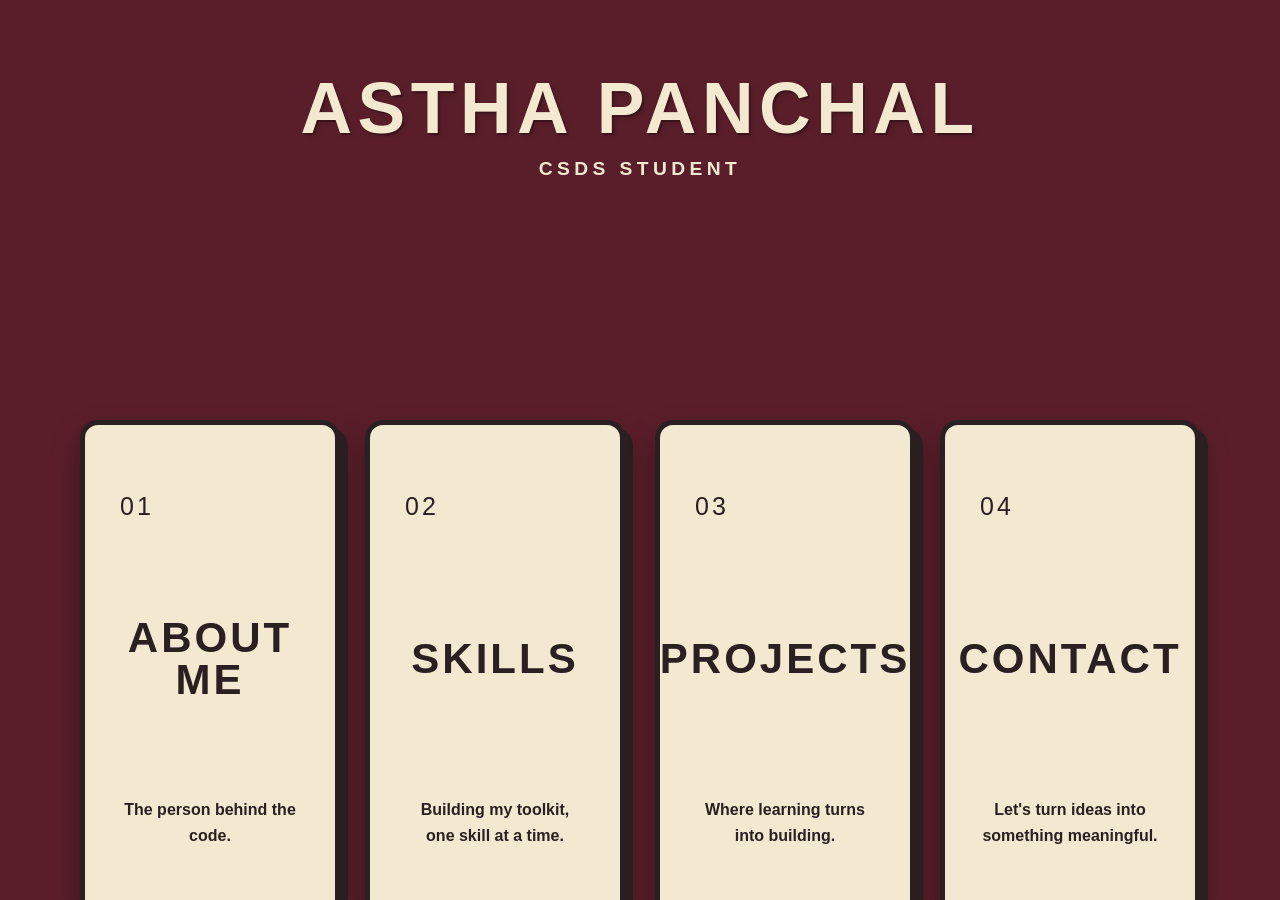
<file: index.html>
<!DOCTYPE html>
<html lang="en">

<head>

    <meta charset="UTF-8">

    <meta name="viewport"
          content="width=device-width, initial-scale=1.0">

    <title>Astha Panchal | Portfolio</title>

    <link rel="stylesheet"
          href="style.css">

</head>


<body>


    <!-- =========================================
         HOME PAGE
    ========================================== -->

    <div class="portfolio">


        <!-- =====================================
             INTRO
        ====================================== -->

        <div class="intro-content">

            <h1 class="name">
                ASTHA PANCHAL
            </h1>

            <p class="subtitle">
                CSDS STUDENT
            </p>

        </div>


        <!-- =====================================
             PLACARDS
        ====================================== -->

        <div class="placards">


            <!-- ABOUT ME -->

            <a href="about.html"
               class="placard placard-about">

                <div class="placard-content">

                    <span class="card-number">
                        01
                    </span>

                    <h2>
                        ABOUT ME
                    </h2>

                    <p>
                        The person behind the code.
                    </p>

                </div>

            </a>


            <!-- SKILLS -->

            <a href="skills.html"
               class="placard placard-skills">

                <div class="placard-content">

                    <span class="card-number">
                        02
                    </span>

                    <h2>
                        SKILLS
                    </h2>

                    <p>
                        Building my toolkit,
                        one skill at a time.
                    </p>

                </div>

            </a>


            <!-- PROJECTS -->

            <a href="projects.html"
               class="placard placard-projects">

                <div class="placard-content">

                    <span class="card-number">
                        03
                    </span>

                    <h2>
                        PROJECTS
                    </h2>

                    <p>
                        Where learning
                        turns into building.
                    </p>

                </div>

            </a>


            <!-- CONTACT -->

            <a href="contact.html"
               class="placard placard-contact">

                <div class="placard-content">

                    <span class="card-number">
                        04
                    </span>

                    <h2>
                        CONTACT
                    </h2>

                    <p>
                        Let's turn ideas into
                        something meaningful.
                    </p>

                </div>

            </a>


        </div>

    </div>


    <!-- =========================================
         RETURNING HOME CHECK
    ========================================== -->

    <script>

        const urlParams =
            new URLSearchParams(window.location.search);


        if (urlParams.get("return") === "true") {

            document.body.classList.add("returning");

        }

    </script>


</body>

</html>
</file>
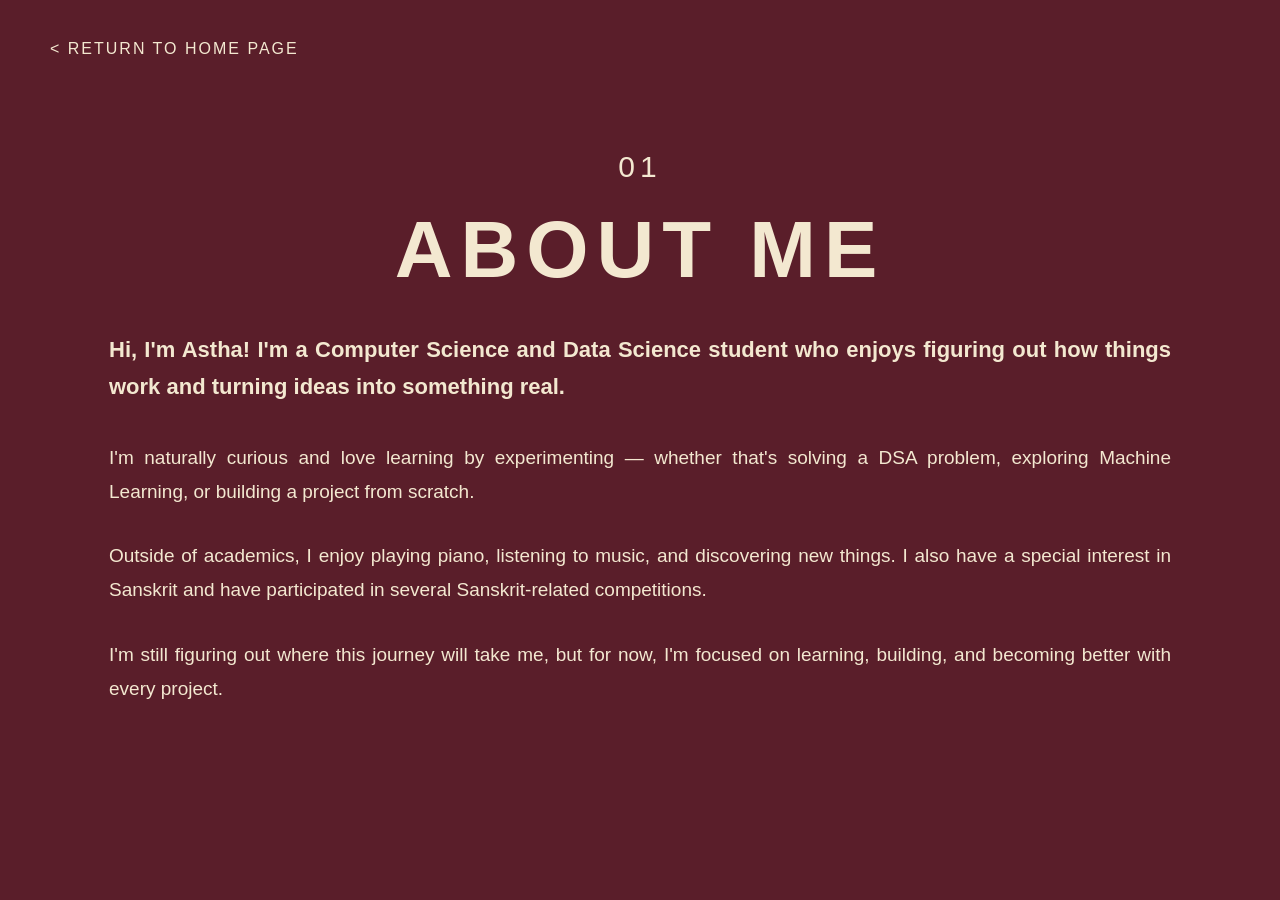
<file: about.html>
<!DOCTYPE html>
<html lang="en">

<head>

    <meta charset="UTF-8">

    <meta name="viewport"
          content="width=device-width, initial-scale=1.0">

    <title>About Me | Astha Panchal</title>

    <link rel="stylesheet"
          href="style.css">

</head>


<body>


    <div class="section-page about-page">


        <!-- =====================================
             RETURN HOME
        ====================================== -->

        <a href="index.html?return=true"
           class="return-home">

            &lt; RETURN TO HOME PAGE

        </a>


        <!-- =====================================
             ABOUT CONTENT
        ====================================== -->

        <div class="section-content">


            <span class="section-number">
                01
            </span>


            <h1>
                ABOUT ME
            </h1>


            <div class="about-text">


                <p class="about-intro">

                    Hi, I'm Astha! I'm a Computer Science
                    and Data Science student who enjoys
                    figuring out how things work and
                    turning ideas into something real.

                </p>


                <p>

                    I'm naturally curious and love learning
                    by experimenting — whether that's
                    solving a DSA problem, exploring
                    Machine Learning, or building a
                    project from scratch.

                </p>


                <p>

                    Outside of academics, I enjoy playing
                    piano, listening to music, and
                    discovering new things. I also have a
                    special interest in Sanskrit and have
                    participated in several
                    Sanskrit-related competitions.

                </p>


                <p>

                    I'm still figuring out where this
                    journey will take me, but for now,
                    I'm focused on learning, building,
                    and becoming better with every project.

                </p>


            </div>

        </div>

    </div>


</body>

</html>
</file>
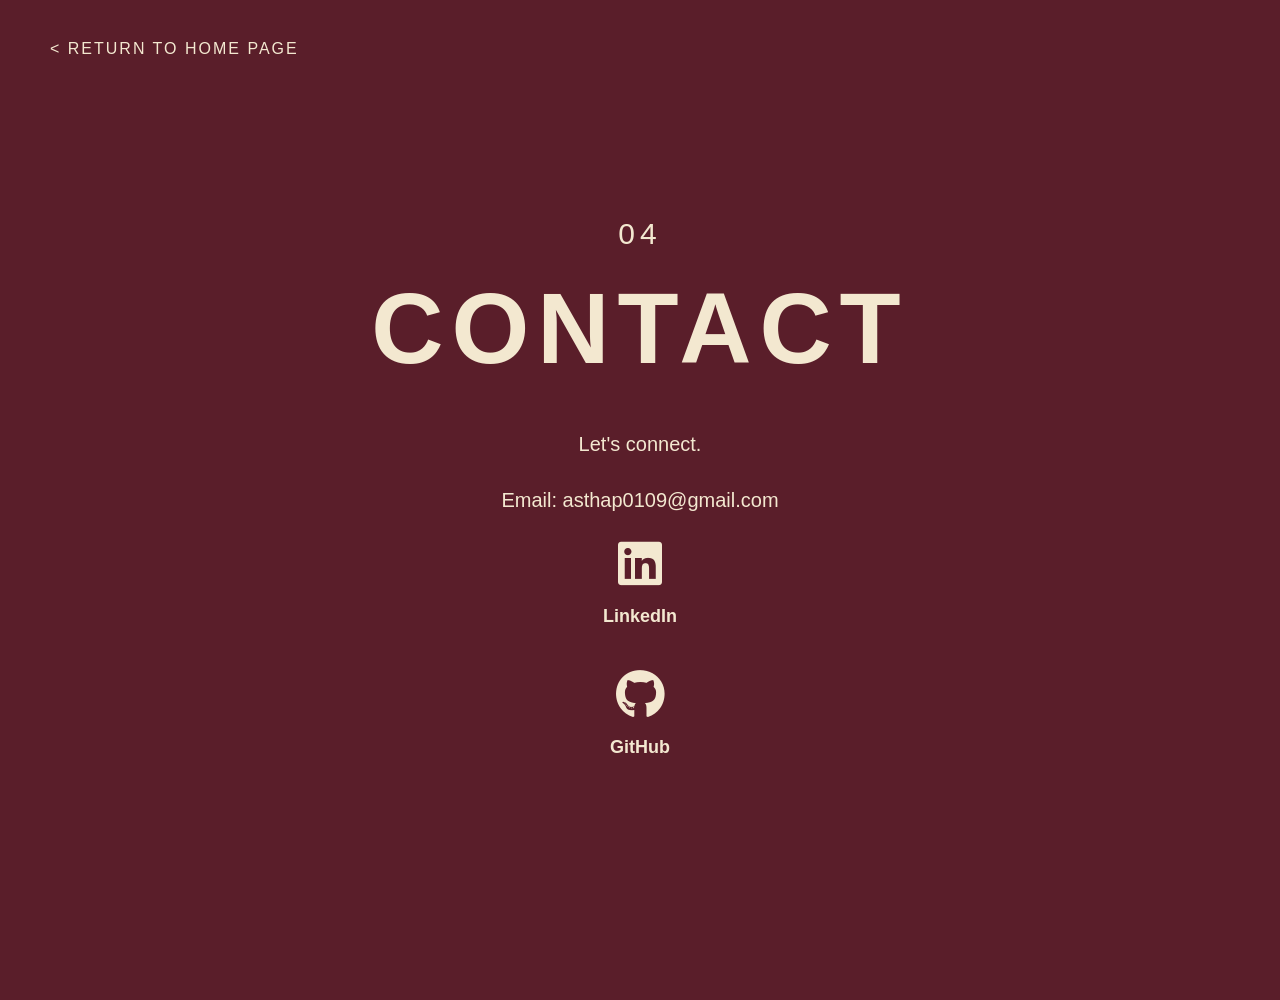
<file: contact.html>
<!DOCTYPE html>
<html lang="en">

<head>

    <meta charset="UTF-8">

    <meta name="viewport"
          content="width=device-width, initial-scale=1.0">

    <title>Contact | Astha Panchal</title>

    <link rel="stylesheet" href="style.css">
    <link rel="stylesheet"
      href="https://cdnjs.cloudflare.com/ajax/libs/font-awesome/6.5.2/css/all.min.css">

</head>


<body>


    <div class="section-page">


        <a href="index.html?return=true"
           class="return-home">

            &lt; RETURN TO HOME PAGE

        </a>



        <div class="section-content">

            <span class="section-number">
                04
            </span>

            <h1>
                CONTACT
            </h1>


            <p>
                Let's connect.
            </p>


            <p>
                Email:
                asthap0109@gmail.com
            </p>


            <p>
                <a href="https://www.linkedin.com/in/astha-panchal-9b8608396" target="_blank" class="social-link">
                    <i class="fa-brands fa-linkedin"></i> <span>LinkedIn</span>
                </a>
                <br>
                <a href="https://github.com/AsthaPanchal0109" target="_blank" class="social-link"> 
                    <i class="fa-brands fa-github"></i><span>GitHub</span>
                </a>
            </p>


        </div>


    </div>


</body>

</html>
</file>
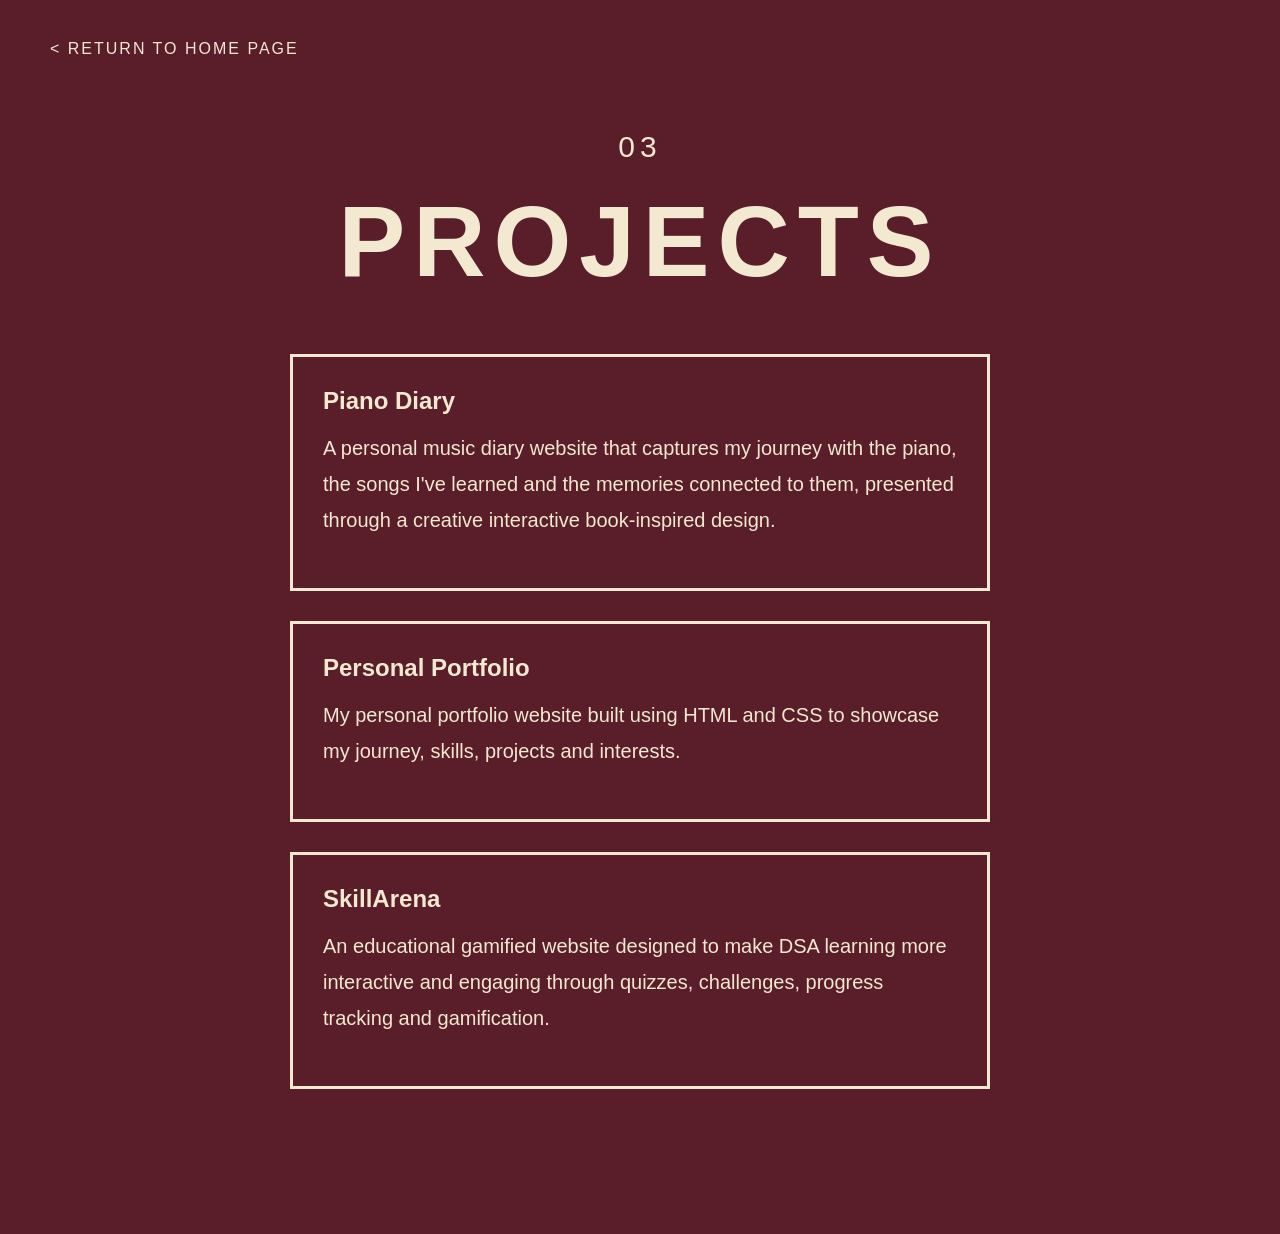
<file: projects.html>
<!DOCTYPE html>
<html lang="en">

<head>

    <meta charset="UTF-8">

    <meta name="viewport"
          content="width=device-width, initial-scale=1.0">

    <title>Projects | Astha Panchal</title>

    <link rel="stylesheet"
          href="style.css">

</head>


<body>


    <div class="section-page projects-page">


        <!-- =====================================
             RETURN HOME
        ====================================== -->

        <a href="index.html?return=true"
           class="return-home">

            &lt; RETURN TO HOME PAGE

        </a>


        <!-- =====================================
             PROJECT CONTENT
        ====================================== -->

        <div class="section-content">


            <span class="section-number">
                03
            </span>


            <h1>
                PROJECTS
            </h1>


            <!-- PIANO DIARY -->

            <div class="project">

                <h2>
                    Piano Diary
                </h2>

                <p>
                    A personal music diary website that captures
                    my journey with the piano, the songs I've
                    learned and the memories connected to them,
                    presented through a creative interactive
                    book-inspired design.
                </p>

            </div>


            <!-- PERSONAL PORTFOLIO -->

            <div class="project">

                <h2>
                    Personal Portfolio
                </h2>

                <p>
                    My personal portfolio website built using
                    HTML and CSS to showcase my journey,
                    skills, projects and interests.
                </p>

            </div>


            <!-- SKILLARENA -->

            <div class="project">

                <h2>
                    SkillArena
                </h2>

                <p>
                    An educational gamified website designed
                    to make DSA learning more interactive and
                    engaging through quizzes, challenges,
                    progress tracking and gamification.
                </p>

            </div>


        </div>

    </div>


</body>

</html>
</file>
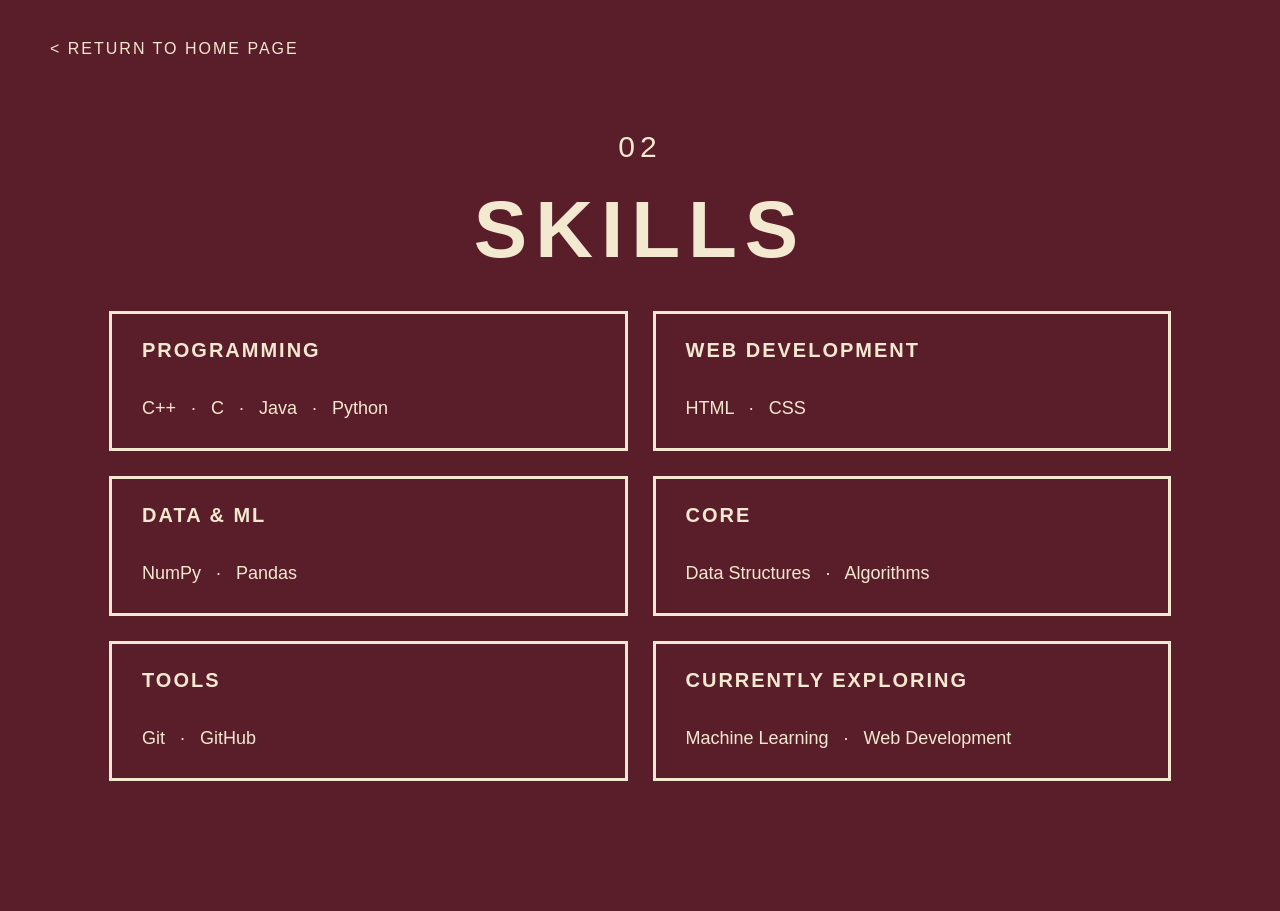
<file: skills.html>
<!DOCTYPE html>
<html lang="en">

<head>

    <meta charset="UTF-8">

    <meta name="viewport"
          content="width=device-width, initial-scale=1.0">

    <title>Skills | Astha Panchal</title>

    <link rel="stylesheet"
          href="style.css">

</head>


<body>


    <div class="section-page skills-page">


        <!-- =====================================
             RETURN HOME
        ====================================== -->

        <a href="index.html?return=true"
           class="return-home">

            &lt; RETURN TO HOME PAGE

        </a>


        <!-- =====================================
             SKILLS CONTENT
        ====================================== -->

        <div class="section-content">


            <span class="section-number">
                02
            </span>


            <h1>
                SKILLS
            </h1>


            <div class="skills-grid">


                <!-- PROGRAMMING -->

                <div class="skill-box">

                    <h2>
                        PROGRAMMING
                    </h2>

                    <p>
                        C++ &nbsp; · &nbsp; C &nbsp; · &nbsp;
                        Java &nbsp; · &nbsp; Python
                    </p>

                </div>


                <!-- WEB DEVELOPMENT -->

                <div class="skill-box">

                    <h2>
                        WEB DEVELOPMENT
                    </h2>

                    <p>
                        HTML &nbsp; · &nbsp; CSS
                    </p>

                </div>


                <!-- DATA & ML -->

                <div class="skill-box">

                    <h2>
                        DATA & ML
                    </h2>

                    <p>
                        NumPy &nbsp; · &nbsp; Pandas
                    </p>

                </div>


                <!-- CORE -->

                <div class="skill-box">

                    <h2>
                        CORE
                    </h2>

                    <p>
                        Data Structures &nbsp; · &nbsp; Algorithms
                    </p>

                </div>


                <!-- TOOLS -->

                <div class="skill-box">

                    <h2>
                        TOOLS
                    </h2>

                    <p>
                        Git &nbsp; · &nbsp; GitHub
                    </p>

                </div>


                <!-- CURRENTLY EXPLORING -->

                <div class="skill-box">

                    <h2>
                        CURRENTLY EXPLORING
                    </h2>

                    <p>
                        Machine Learning &nbsp; · &nbsp;
                        Web Development
                    </p>

                </div>


            </div>

        </div>

    </div>


</body>

</html>
</file>
<file: style.css>
/* ==================================================
   BASIC RESET
================================================== */

* {

    margin: 0;

    padding: 0;

    box-sizing: border-box;

}


/* ==================================================
   BODY
================================================== */

body {

    background-color: #5A1E2A;

    color: #F3E8D0;

    min-height: 100vh;

    overflow-x: hidden;

    font-family: Arial, sans-serif;

}


/* ==================================================
   LINKS
================================================== */

a {

    text-decoration: none;

    color: inherit;

}


/* ==================================================
   HOME PAGE
================================================== */

.portfolio {

    height: 100vh;

    width: 100%;

    position: relative;

    overflow: hidden;

}


/* ==================================================
   INTRO CONTENT
================================================== */

.intro-content {

    position: absolute;

    top: 50%;

    left: 50%;

    transform:
        translate(-50%, -50%)
        scale(0.02);

    opacity: 0;

    display: flex;

    flex-direction: column;

    align-items: center;

    justify-content: center;

    transform-origin: center;

    animation:
        zoomIn 4s ease-in-out forwards,
        moveTextUp 1.2s ease-in-out 4.5s forwards;

}


/* ==================================================
   NAME
================================================== */

.name {

    font-family:
        Impact,
        "Arial Black",
        sans-serif;

    font-size: 130px;

    font-weight: 900;

    color: #F3E8D0;

    letter-spacing: 10px;

    line-height: 1;

    white-space: nowrap;

    text-shadow:
        3px 3px 0px rgba(0, 0, 0, 0.25),
        6px 6px 10px rgba(0, 0, 0, 0.15);

}


/* ==================================================
   SUBTITLE
================================================== */

.subtitle {

    font-family:
        "Arial Black",
        sans-serif;

    font-size: 35px;

    font-weight: 800;

    color: #F3E8D0;

    letter-spacing: 8px;

    margin-top: 25px;

    opacity: 0;

    animation:
        subtitleAppear 4s ease-in-out forwards;

}


/* ==================================================
   ZOOM ANIMATION
================================================== */

@keyframes zoomIn {

    0% {

        transform:
            translate(-50%, -50%)
            scale(0.1);

        opacity: 0;

    }


    100% {

        transform:
            translate(-50%, -50%)
            scale(1);

        opacity: 1;

    }

}


/* ==================================================
   SUBTITLE ANIMATION
================================================== */

@keyframes subtitleAppear {

    0% {

        opacity: 0;

        transform: scale(0.02);

    }


    20% {

        opacity: 1;

        transform: scale(0.2);

    }


    55% {

        opacity: 1;

        transform: scale(0.8);

    }


    100% {

        opacity: 1;

        transform: scale(1);

    }

}


/* ==================================================
   MOVE TEXT UP
================================================== */

@keyframes moveTextUp {

    0% {

        top: 50%;

        transform:
            translate(-50%, -50%)
            scale(1);

    }


    100% {

        top: 14%;

        transform:
            translate(-50%, -50%)
            scale(0.55);

    }

}


/* ==================================================
   PLACARDS CONTAINER
================================================== */

.placards {

    position: absolute;

    left: 50%;

    bottom: 0;

    width: 100%;

    height: 75%;

    transform: translateX(-50%);

    display: flex;

    justify-content: center;

    align-items: flex-end;

}


/* ==================================================
   BASIC PLACARD
================================================== */

.placard {

    position: absolute;

    width: 260px;

    height: 500px;

    bottom: -600px;

    background-color: #F3E8D0;

    border: 5px solid #2A2022;

    border-radius: 18px;

    color: #2A2022;

    display: flex;

    justify-content: center;

    align-items: center;

    cursor: pointer;

    box-shadow:
        8px 8px 0px #2A2022,
        0px 15px 30px rgba(0, 0, 0, 0.3);

    opacity: 0;

}


/* ==================================================
   PLACARD CONTENT
================================================== */

.placard-content {

    width: 80%;

    height: 85%;

    display: flex;

    flex-direction: column;

    justify-content: space-between;

    align-items: center;

    text-align: center;

    padding: 30px 10px;

}


/* ==================================================
   CARD NUMBER
================================================== */

.card-number {

    font-family:
        Impact,
        "Arial Black",
        sans-serif;

    font-size: 25px;

    letter-spacing: 3px;

    align-self: flex-start;

}


/* ==================================================
   CARD TITLE
================================================== */

.placard h2 {

    font-family:
        Impact,
        "Arial Black",
        sans-serif;

    font-size: 42px;

    letter-spacing: 3px;

    line-height: 1;

}


/* ==================================================
   CARD DESCRIPTION
================================================== */

.placard p {

    font-size: 16px;

    line-height: 1.6;

    font-weight: 600;

    max-width: 190px;

}


/* ==================================================
   CARD HOVER
================================================== */

.placard:hover {

    box-shadow:
        12px 12px 0px #2A2022,
        0px 20px 35px rgba(0, 0, 0, 0.35);

    filter: brightness(1.05);

}


/* ==================================================
   ABOUT CARD
================================================== */

.placard-about {

    z-index: 1;

    animation:
        riseAbout 1.4s ease-out 4.8s forwards;

}


/* ==================================================
   SKILLS CARD
================================================== */

.placard-skills {

    z-index: 2;

    animation:
        riseSkills 1.4s ease-out 5s forwards;

}


/* ==================================================
   PROJECTS CARD
================================================== */

.placard-projects {

    z-index: 3;

    animation:
        riseProjects 1.4s ease-out 5.2s forwards;

}


/* ==================================================
   CONTACT CARD
================================================== */

.placard-contact {

    z-index: 4;

    animation:
        riseContact 1.4s ease-out 5.4s forwards;

}


/* ==================================================
   ABOUT CARD ANIMATION
================================================== */

@keyframes riseAbout {

    0% {

        bottom: -600px;

        opacity: 0;

        transform:
            translateX(0);

    }


    60% {

        opacity: 1;

    }


    100% {

        bottom: -20px;

        opacity: 1;

        transform:
            translateX(-430px);

    }

}


/* ==================================================
   SKILLS CARD ANIMATION
================================================== */

@keyframes riseSkills {

    0% {

        bottom: -600px;

        opacity: 0;

        transform:
            translateX(0);

    }


    60% {

        opacity: 1;

    }


    100% {

        bottom: -20px;

        opacity: 1;

        transform:
            translateX(-145px);

    }

}


/* ==================================================
   PROJECTS CARD ANIMATION
================================================== */

@keyframes riseProjects {

    0% {

        bottom: -600px;

        opacity: 0;

        transform:
            translateX(0);

    }


    60% {

        opacity: 1;

    }


    100% {

        bottom: -20px;

        opacity: 1;

        transform:
            translateX(145px);

    }

}


/* ==================================================
   CONTACT CARD ANIMATION
================================================== */

@keyframes riseContact {

    0% {

        bottom: -600px;

        opacity: 0;

        transform:
            translateX(0);

    }


    60% {

        opacity: 1;

    }


    100% {

        bottom: -20px;

        opacity: 1;

        transform:
            translateX(430px);

    }

}


/* ==================================================
   SECTION PAGES
================================================== */

.section-page {

    min-height: 100vh;

    width: 100%;

    background-color: #5A1E2A;

    color: #F3E8D0;

    position: relative;

    padding: 50px;

}


/* ==================================================
   RETURN HOME
================================================== */

.return-home {

    position: absolute;

    top: 40px;

    left: 50px;

    color: #F3E8D0;

    font-family:
        "Arial Black",
        sans-serif;

    font-size: 16px;

    letter-spacing: 2px;

    transition:
        opacity 0.3s ease;

    z-index: 10;

}


.return-home:hover {

    opacity: 0.6;

}


/* ==================================================
   SECTION CONTENT
================================================== */

.section-content {

    width: 100%;

    min-height: 100vh;

    display: flex;

    flex-direction: column;

    justify-content: center;

    align-items: center;

    text-align: center;

    margin: auto;

}


/* ==================================================
   SECTION NUMBER
================================================== */

.section-number {

    font-family:
        Impact,
        "Arial Black",
        sans-serif;

    font-size: 30px;

    letter-spacing: 5px;

    margin-bottom: 20px;

}


/* ==================================================
   SECTION TITLE
================================================== */

.section-content h1 {

    font-family:
        Impact,
        "Arial Black",
        sans-serif;

    font-size: 100px;

    letter-spacing: 8px;

    margin-bottom: 40px;

}


/* ==================================================
   GENERAL SECTION TEXT
================================================== */

.section-content p {

    font-size: 20px;

    line-height: 1.8;

    max-width: 700px;

    margin-bottom: 20px;

}


/* ==================================================
   ==================================================
   ABOUT ME PAGE
   ==================================================
================================================== */

.about-page .section-content {

    min-height: auto;

    justify-content: flex-start;

    align-items: center;

    padding-top: 100px;

    padding-bottom: 80px;

}


/* ----------------------------------------------
   ABOUT TITLE
---------------------------------------------- */

.about-page .section-content h1 {

    font-size: 80px;

    margin-bottom: 35px;

}


/* ----------------------------------------------
   ABOUT TEXT CONTAINER
---------------------------------------------- */

.about-text {

    width: 90%;

    max-width: 1200px;

    margin: 0 auto;

    text-align: justify;

}


/* ----------------------------------------------
   ABOUT PARAGRAPHS
---------------------------------------------- */

.about-text p {

    width: 100%;

    max-width: none;

    font-size: 19px;

    line-height: 1.8;

    margin-bottom: 30px;

    text-align: justify;

}


/* ----------------------------------------------
   ABOUT INTRO
---------------------------------------------- */

.about-text .about-intro {

    font-size: 22px;

    line-height: 1.7;

    font-weight: 600;

    margin-bottom: 35px;

}


/* ==================================================
   ==================================================
   SKILLS PAGE
   ==================================================
================================================== */

.skills-page {

    min-height: 100vh;

}


/* ----------------------------------------------
   SKILLS CONTENT
---------------------------------------------- */

.skills-page .section-content {

    min-height: auto;

    justify-content: flex-start;

    padding-top: 80px;

    padding-bottom: 80px;

}


/* ----------------------------------------------
   SKILLS TITLE
---------------------------------------------- */

.skills-page .section-content h1 {

    font-size: 80px;

    margin-bottom: 35px;

}


/* ----------------------------------------------
   SKILLS GRID
---------------------------------------------- */

.skills-grid {

    width: 90%;

    max-width: 1100px;

    display: grid;

    grid-template-columns:
        repeat(2, 1fr);

    gap: 25px;

}


/* ----------------------------------------------
   SKILL BOX
---------------------------------------------- */

.skill-box {

    min-height: 140px;

    border: 3px solid #F3E8D0;

    padding: 25px 30px;

    display: flex;

    flex-direction: column;

    justify-content: space-between;

    text-align: left;

    transition:
        transform 0.3s ease,
        background-color 0.3s ease;

}


/* ----------------------------------------------
   SKILL BOX TITLE
---------------------------------------------- */

.skill-box h2 {

    font-family:
        "Arial Black",
        sans-serif;

    font-size: 20px;

    letter-spacing: 2px;

    margin-bottom: 20px;

}


/* ----------------------------------------------
   SKILL BOX TEXT
---------------------------------------------- */

.skill-box p {

    font-size: 18px;

    line-height: 1.6;

    margin: 0;

}


/* ----------------------------------------------
   SKILL BOX HOVER
---------------------------------------------- */

.skill-box:hover {

    transform:
        translateY(-5px);

    background-color:
        rgba(243, 232, 208, 0.08);

}


/* ==================================================
   ==================================================
   PROJECTS PAGE
   ==================================================
================================================== */

.projects-page .section-content {

    padding-top: 80px;

    padding-bottom: 80px;

}


/* ----------------------------------------------
   PROJECT BOX
---------------------------------------------- */

.project {

    width: 700px;

    max-width: 90%;

    border: 3px solid #F3E8D0;

    padding: 30px;

    margin: 15px;

    text-align: left;

    transition:
        transform 0.3s ease,
        background-color 0.3s ease;

}


/* ----------------------------------------------
   PROJECT TITLE
---------------------------------------------- */

.project h2 {

    font-family:
        "Arial Black",
        sans-serif;

    margin-bottom: 15px;

}


/* ----------------------------------------------
   PROJECT HOVER
---------------------------------------------- */

.project:hover {

    transform:
        translateY(-5px);

    background-color:
        rgba(243, 232, 208, 0.08);

}


/* ==================================================
   ==================================================
   CONTACT PAGE
   ==================================================
================================================== */

.contact-page .section-content {

    padding-top: 50px;

}


/* ----------------------------------------------
   CONTACT INTRO
---------------------------------------------- */

.contact-intro {

    font-size: 24px !important;

    font-weight: 600;

    margin-bottom: 40px !important;

}


/* ----------------------------------------------
   EMAIL
---------------------------------------------- */

.email-section {

    margin-bottom: 45px;

}


.contact-label {

    display: block;

    font-family:
        "Arial Black",
        sans-serif;

    font-size: 16px;

    letter-spacing: 3px;

    margin-bottom: 10px;

}


.email-section p {

    margin: 0;

    font-size: 20px;

}


/* ----------------------------------------------
   SOCIAL LINKS
---------------------------------------------- */

.social-links {

    display: flex;

    justify-content: center;

    align-items: center;

    gap: 60px;

}


/* ----------------------------------------------
   SOCIAL LINK
---------------------------------------------- */

.social-link {

    display: flex;

    flex-direction: column;

    align-items: center;

    gap: 12px;

    font-size: 18px;

    font-weight: 600;

    transition:
        transform 0.3s ease,
        opacity 0.3s ease;

}


/* ----------------------------------------------
   SOCIAL ICON
---------------------------------------------- */

.social-link i {

    font-size: 50px;

}


/* ----------------------------------------------
   SOCIAL HOVER
---------------------------------------------- */

.social-link:hover {

    transform:
        translateY(-7px);

    opacity: 0.7;

}


/* ==================================================
   RETURNING HOME
================================================== */

body.returning .intro-content {

    animation: none;

    top: 14%;

    transform:
        translate(-50%, -50%)
        scale(0.55);

    opacity: 1;

}


body.returning .subtitle {

    animation: none;

    opacity: 1;

}


body.returning .placard {

    animation: none;

    bottom: -20px;

    opacity: 1;

}


body.returning .placard-about {

    transform:
        translateX(-430px);

}


body.returning .placard-skills {

    transform:
        translateX(-145px);

}


body.returning .placard-projects {

    transform:
        translateX(145px);

}


body.returning .placard-contact {

    transform:
        translateX(430px);

}


/* ==================================================
   ==================================================
   TABLET
   ==================================================
================================================== */

@media (max-width: 1200px) {


    /* ----------------------------------------------
       INTRO
    ---------------------------------------------- */

    .name {

        font-size: 100px;

        letter-spacing: 7px;

    }


    .subtitle {

        font-size: 28px;

        letter-spacing: 5px;

    }


    /* ----------------------------------------------
       PLACARDS
    ---------------------------------------------- */

    .placard {

        width: 210px;

        height: 430px;

    }


    /* ----------------------------------------------
       TABLET ABOUT
    ---------------------------------------------- */

    .placard-about {

        animation-name:
            riseAboutTablet;

    }


    .placard-skills {

        animation-name:
            riseSkillsTablet;

    }


    .placard-projects {

        animation-name:
            riseProjectsTablet;

    }


    .placard-contact {

        animation-name:
            riseContactTablet;

    }


    @keyframes riseAboutTablet {

        0% {

            bottom: -600px;

            opacity: 0;

            transform:
                translateX(0);

        }


        100% {

            bottom: -20px;

            opacity: 1;

            transform:
                translateX(-330px);

        }

    }


    @keyframes riseSkillsTablet {

        0% {

            bottom: -600px;

            opacity: 0;

            transform:
                translateX(0);

        }


        100% {

            bottom: -20px;

            opacity: 1;

            transform:
                translateX(-110px);

        }

    }


    @keyframes riseProjectsTablet {

        0% {

            bottom: -600px;

            opacity: 0;

            transform:
                translateX(0);

        }


        100% {

            bottom: -20px;

            opacity: 1;

            transform:
                translateX(110px);

        }

    }


    @keyframes riseContactTablet {

        0% {

            bottom: -600px;

            opacity: 0;

            transform:
                translateX(0);

        }


        100% {

            bottom: -20px;

            opacity: 1;

            transform:
                translateX(330px);

        }

    }


    /* ----------------------------------------------
       TABLET RETURNING
    ---------------------------------------------- */

    body.returning .placard-about {

        transform:
            translateX(-330px);

    }


    body.returning .placard-skills {

        transform:
            translateX(-110px);

    }


    body.returning .placard-projects {

        transform:
            translateX(110px);

    }


    body.returning .placard-contact {

        transform:
            translateX(330px);

    }


    /* ----------------------------------------------
       TABLET SECTION TITLES
    ---------------------------------------------- */

    .section-content h1 {

        font-size: 80px;

    }


    .about-page .section-content h1,
    .skills-page .section-content h1 {

        font-size: 70px;

    }

}


/* ==================================================
   ==================================================
   MOBILE
   ==================================================
================================================== */

@media (max-width: 700px) {


    /* ----------------------------------------------
       INTRO
    ---------------------------------------------- */

    .name {

        font-size: 48px;

        letter-spacing: 4px;

    }


    .subtitle {

        font-size: 16px;

        letter-spacing: 3px;

        margin-top: 15px;

    }


    /* ----------------------------------------------
       PLACARDS
    ---------------------------------------------- */

    .placard {

        width: 130px;

        height: 300px;

        border-width: 3px;

    }


    .placard h2 {

        font-size: 22px;

    }


    .placard p {

        font-size: 11px;

        max-width: 100px;

    }


    .card-number {

        font-size: 16px;

    }


    /* ----------------------------------------------
       MOBILE CARD ANIMATIONS
    ---------------------------------------------- */

    .placard-about {

        animation-name:
            riseAboutMobile;

    }


    .placard-skills {

        animation-name:
            riseSkillsMobile;

    }


    .placard-projects {

        animation-name:
            riseProjectsMobile;

    }


    .placard-contact {

        animation-name:
            riseContactMobile;

    }


    @keyframes riseAboutMobile {

        0% {

            bottom: -400px;

            opacity: 0;

            transform:
                translateX(0);

        }


        100% {

            bottom: -10px;

            opacity: 1;

            transform:
                translateX(-150px);

        }

    }


    @keyframes riseSkillsMobile {

        0% {

            bottom: -400px;

            opacity: 0;

            transform:
                translateX(0);

        }


        100% {

            bottom: -10px;

            opacity: 1;

            transform:
                translateX(-50px);

        }

    }


    @keyframes riseProjectsMobile {

        0% {

            bottom: -400px;

            opacity: 0;

            transform:
                translateX(0);

        }


        100% {

            bottom: -10px;

            opacity: 1;

            transform:
                translateX(50px);

        }

    }


    @keyframes riseContactMobile {

        0% {

            bottom: -400px;

            opacity: 0;

            transform:
                translateX(0);

        }


        100% {

            bottom: -10px;

            opacity: 1;

            transform:
                translateX(150px);

        }

    }


    /* ----------------------------------------------
       MOBILE RETURNING
    ---------------------------------------------- */

    body.returning .placard {

        bottom: -10px;

    }


    body.returning .placard-about {

        transform:
            translateX(-150px);

    }


    body.returning .placard-skills {

        transform:
            translateX(-50px);

    }


    body.returning .placard-projects {

        transform:
            translateX(50px);

    }


    body.returning .placard-contact {

        transform:
            translateX(150px);

    }


    /* ----------------------------------------------
       SECTION PAGE
    ---------------------------------------------- */

    .section-page {

        padding: 25px;

    }


    .return-home {

        top: 25px;

        left: 25px;

        font-size: 12px;

        letter-spacing: 1px;

    }


    .section-content {

        min-height: auto;

        padding-top: 70px;

        padding-bottom: 60px;

    }


    /* ----------------------------------------------
       SECTION TITLE
    ---------------------------------------------- */

    .section-content h1 {

        font-size: 50px;

        letter-spacing: 4px;

        margin-bottom: 25px;

    }


    .section-number {

        font-size: 20px;

        margin-bottom: 15px;

    }


    /* ----------------------------------------------
       ABOUT MOBILE
    ---------------------------------------------- */

    .about-page .section-content {

        padding-top: 80px;

        padding-bottom: 60px;

    }


    .about-page .section-content h1 {

        font-size: 48px;

        margin-bottom: 25px;

    }


    .about-text {

        width: 100%;

    }


    .about-text p {

        font-size: 16px;

        line-height: 1.7;

        margin-bottom: 25px;

    }


    .about-text .about-intro {

        font-size: 18px;

        line-height: 1.6;

        margin-bottom: 30px;

    }


    /* ----------------------------------------------
       SKILLS MOBILE
    ---------------------------------------------- */

    .skills-page .section-content {

        padding-top: 70px;

        padding-bottom: 60px;

    }


    .skills-page .section-content h1 {

        font-size: 50px;

    }


    .skills-grid {

        width: 100%;

        grid-template-columns: 1fr;

        gap: 18px;

    }


    .skill-box {

        min-height: 120px;

        padding: 22px;

    }


    .skill-box h2 {

        font-size: 17px;

    }


    .skill-box p {

        font-size: 15px;

    }


    /* ----------------------------------------------
       PROJECTS MOBILE
    ---------------------------------------------- */

    .project {

        width: 100%;

        max-width: 100%;

        padding: 20px;

    }


    .project h2 {

        font-size: 20px;

    }


    .project p {

        font-size: 16px;

    }


    /* ----------------------------------------------
       CONTACT MOBILE
    ---------------------------------------------- */

    .contact-intro {

        font-size: 18px !important;

        max-width: 90% !important;

    }


    .email-section p {

        font-size: 17px;

        word-break: break-word;

    }


    .social-links {

        gap: 40px;

    }


    .social-link i {

        font-size: 42px;

    }


    .social-link {

        font-size: 15px;

    }

}
</file>
